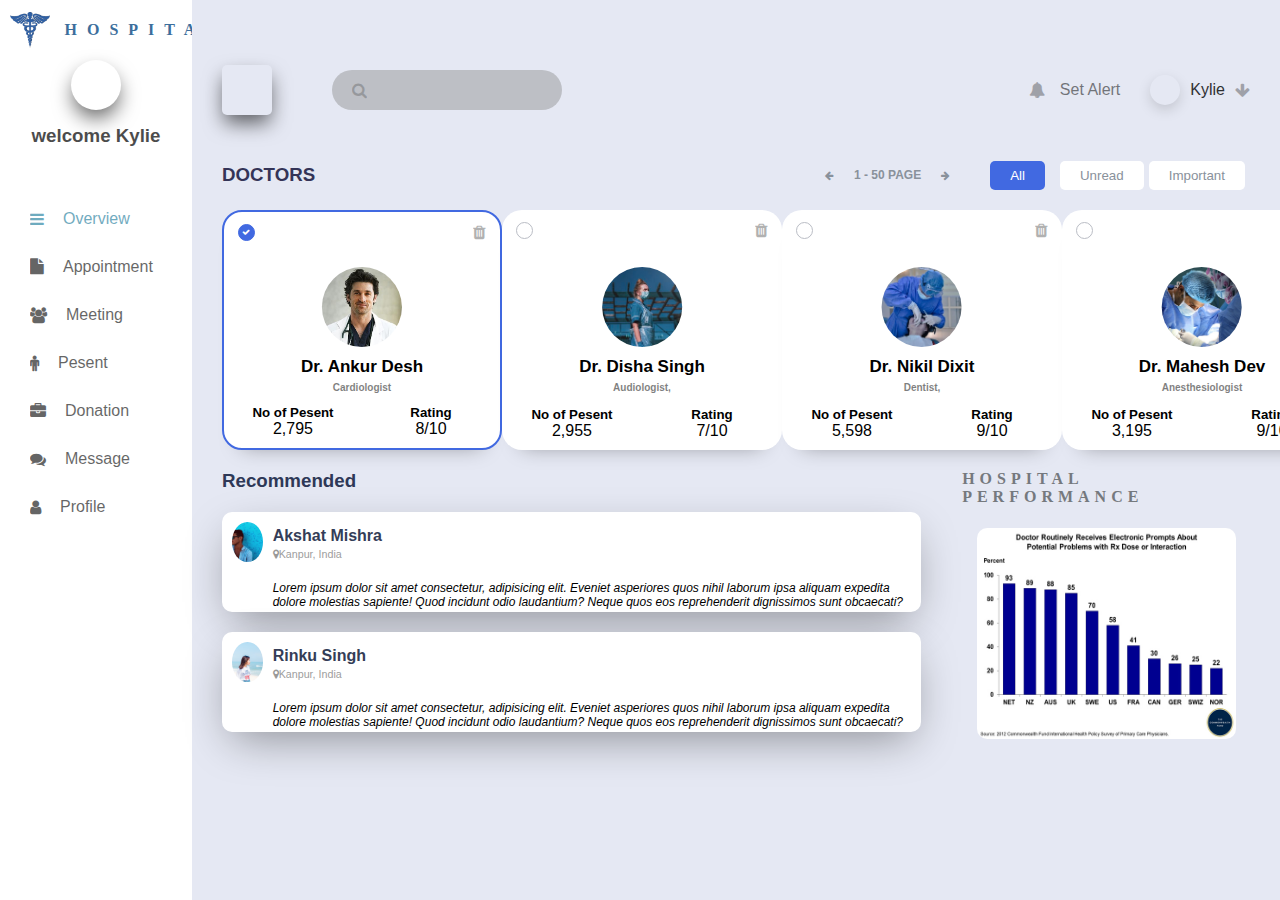
<file: index.html>
<!DOCTYPE html>
<html lang="en">
<head>
    <meta charset="UTF-8">
    <meta name="viewport" content="width=device-width, initial-scale=1.0">
    <link rel="stylesheet" href="https://stackpath.bootstrapcdn.com/font-awesome/4.7.0/css/font-awesome.min.css">
    <link rel="stylesheet" href="style.css">
    <title>Document</title>
</head>
<body>
    <div id="background">
        <div id="left">
            <div id="logoname">
                <img src="logob.png" alt="">
                <h4>HOSPITAL</h4>
            </div>
            <div id="profile">
                <div id="prflimg"></div>
                <h3>welcome Kylie</h3>
            </div>
            <div id="links">
                <div class="link">
                    <i class="fa fa-bars"></i>
                    <p>Overview</p>
                </div>
                <div class="link">
                    <a href="AP.html"><i class="fa fa-file"></i></a>
                    <p><a href="AP.html">Appointment</a> </p>
                </div>
                <div class="link">
                    <i class="fa fa-group"></i>
                    <p>Meeting</p>
                </div>
                <div class="link">
                    <i class="fa fa-male"></i>
                    <p> Pesent</p>
                </div>
                <div class="link">
                    <i class="fa fa-briefcase"></i>
                    <p>Donation </p>
                </div>
                <div class="link">
                    <i class="fa fa-comments"></i>
                    <p>Message</p>
                </div>
                <div class="link">
                    <i class="fa fa-user"></i>
                    <p>Profile</p>
                </div>
            </div>
        </div>
        <div id="right">
            <div id="nav">
                <div id="secleft">
                    <div id="logo"></div>
                    <div id="searchfield">
                        <i class="fa fa-search"></i>
                        <input type="text">
                    </div>
                </div>
                <div id="secright">
                    <div class="opt1">
                        <i class="fa fa-bell"></i>
                        <h4>Set Alert</h4>
                    </div>
                    <div class="opt2">
                        <div id="logimg"></div>
                        <h4>Kylie</h4>
                        <i class="fa fa-arrow-down"></i>
                    </div>
                </div>
            </div><div id="headinghotticket">
                <h3>DOCTORS</h3>
                <div id="tcktright">
                    <i class="fa fa-arrow-left"></i>
                    <p>1 - 50 page</p>
                    <i class="fa fa-arrow-right"></i>
                    <button id="bluebtn">All</button>
                    <button class="whitebtn">Unread</button>
                    <button class="whitebtn">Important</button>
                </div>
            </div>
            <div id="cards">
                <div class="card active">
                    <i id="trash" class="fa fa-trash"></i>
                    <div class="circle bluemrk">
                        <i class="fa fa-check"></i>
                    </div>
                    <div class="dets">
                        <div id="crdimg"></div>
                        <h3> Dr. Ankur Desh</h3>
                        <h5> Cardiologist </h5>
                    </div>
                    <div class="stats">
                        <div class="flwr">
                            <h5>No of Pesent</h5>
                            <p>2,795</p>
                        </div>
                        <div class="flwng">
                            <h5>Rating</h5>
                            <p>8/10</p>
                        </div>
                    </div>
                </div>
                <div class="card">
                    <i id="trash" class="fa fa-trash"></i>
                    <div class="circle"></div>
                    <div class="dets">
                        <div id="crdimga"></div>
                        <h3>Dr. Disha Singh</h3>
                        <h5>Audiologist, </h5>
                    </div>
                    <div class="stats">
                        <div class="flwr">
                            <h5>No of Pesent</h5>
                            <p>2,955</p>
                        </div>
                        <div class="flwng">
                            <h5>Rating</h5>
                            <p>7/10</p>
                        </div>
                    </div>
                </div>
                <div class="card">
                    <i id="trash" class="fa fa-trash"></i>
                    <div class="circle"></div>
                    <div class="dets">
                        <div id="crdimgb"></div>
                        <h3>Dr. Nikil Dixit</h3>
                        <h5> Dentist, </h5>
                    </div>
                    <div class="stats">
                        <div class="flwr">
                            <h5>No of Pesent</h5>
                            <p>5,598</p>
                        </div>
                        <div class="flwng">
                            <h5>Rating</h5>
                            <p>9/10</p>
                        </div>
                    </div>
                </div>
                <div class="card">
                    <i id="trash" class="fa fa-trash"></i>
                    <div class="circle"></div>
                    <div class="dets">
                        <div id="crdimgc"></div>
                        <h3>Dr. Mahesh Dev</h3>
                        <h5> Anesthesiologist </h5>
                    </div>
                    <div class="stats">
                        <div class="flwr">
                            <h5>No of Pesent</h5>
                            <p>3,195</p>
                        </div>
                        <div class="flwng">
                            <h5>Rating</h5>
                            <p>9/10</p>
                        </div>
                    </div>
                </div>
            </div>
            <div id="desc">
                <div id="descleft">
                    <h3>Recommended</h3>
                    <div class="desccard">
                        <div class="descimga"></div>
                        <div class="detailsdesc">
                            <h4>Akshat Mishra</h4>
                            <h6><i class="fa fa-map-marker"></i>Kanpur, India </h6>
                            <p>Lorem ipsum dolor sit amet consectetur, adipisicing elit. Eveniet asperiores quos nihil laborum ipsa aliquam expedita dolore molestias sapiente! Quod incidunt odio laudantium? Neque quos eos reprehenderit dignissimos sunt obcaecati?</p>
                        </div>
                    </div>
                    <div class="desccard">
                        <div class="descimgb"></div>
                        <div class="detailsdesc">
                            <h4>Rinku Singh</h4>
                            <h6><i class="fa fa-map-marker"></i>Kanpur, India </h6>
                            <p>Lorem ipsum dolor sit amet consectetur, adipisicing elit. Eveniet asperiores quos nihil laborum ipsa aliquam expedita dolore molestias sapiente! Quod incidunt odio laudantium? Neque quos eos reprehenderit dignissimos sunt obcaecati?</p>
                        </div>
                    </div>
                </div>
                <div id="descright">
                    <h4>HOSPITAL PERFORMANCE</h4>
                    <img src="gr.jpg" alt="">
                </div>
            </div>
        </div>
    </div>
    
</body>
</html>
</file>
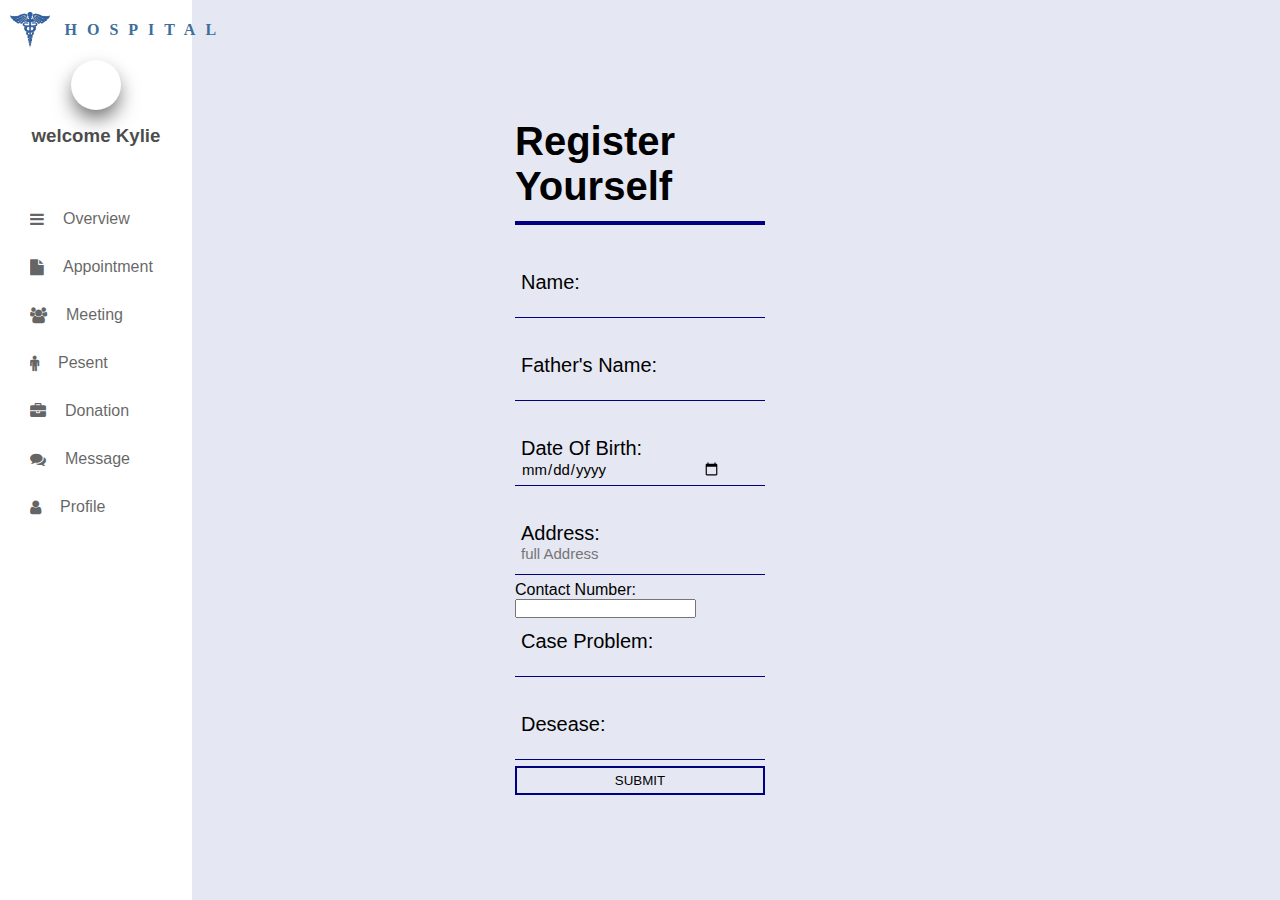
<file: AP.html>
<!DOCTYPE html> 
<html>
  <head>
    <meta charset="utf-8">
    <link rel="stylesheet" href="https://stackpath.bootstrapcdn.com/font-awesome/4.7.0/css/font-awesome.min.css">
    <link rel="stylesheet" href="style.css">
    <title>Appointment</title>
    <link rel="stylesheet" href="formstyle2.css">
    
  </head> 
<body>
  <div id="left">
    <div id="logoname">
        <img src="logob.png" alt="">
        <h4>HOSPITAL</h4>
    </div>
    <div id="profile">
        <div id="prflimg"></div>
        <h3>welcome Kylie</h3>
    </div>
    <div id="links">
        <div class="link">
            <i class="fa fa-bars"></i>
            <p><a href="index.html">Overview</a> </p>
        </div>
        <div class="link">
            <i class="fa fa-file"></i>
            <p><a href="AP.html">Appointment</a> </p>
        </div>
        <div class="link">
            <i class="fa fa-group"></i>
            <p>Meeting</p>
        </div>
        <div class="link">
            <i class="fa fa-male"></i>
            <p> Pesent</p>
        </div>
        <div class="link">
            <i class="fa fa-briefcase"></i>
            <p>Donation </p>
        </div>
        <div class="link">
            <i class="fa fa-comments"></i>
            <p>Message</p>
        </div>
        <div class="link">
            <i class="fa fa-user"></i>
            <p>Profile</p>
        </div>
    </div>
</div>
    <form class="box" action="getdata.php" method="POST"> 
      <h1>Register Yourself</h1>
    
      <div class="textbox">
      Name: <br>
      <input type="text" name="First_name" required> </div>
      <br> 
      <div class="textbox">
      Father's Name: <br>
      <input type="text" name="name" required></div> 
      <br> 
      <div class="textbox">
      Date Of Birth: <br>
      <input type="date" required> </div>
      <br> 
    
    <div class="textbox">
      Address: <br> 
      <input type="text" placeholder="full Address"> <br></div>
    
      Contact Number:<br> 
      <input type="tel" name="number" maxlength="10" > </div>
      <br>
      <div class="textbox">
      Case Problem:<br> 
      <input type="text" name="email_id" maxlength="220" > </div>
      <br> 
      <div class="textbox">
      Desease:<br> 
      <input type="text" name="Number" maxlength="14"></div>  
      <div class="container">
      <button class="btn btn1">SUBMIT </button>

</form>  
  
</body> 
</html>
</file>
<file: style.css>
*{
    margin: 0;
    padding: 0;
    font-family: Arial, Helvetica, sans-serif;
    box-sizing: border-box;
}
html,body{
    width: 100%;
    height: 100%;
}
#background{
    width: 100%;
    height: 100%;
    display: flex;
    background-color:rgb(202, 210, 233);
}
#left{
    width: 15%;
    height: 100%;
    background-color: white;
    padding: 10px 10px;
}
#right{
    width: 85%;
    height: 100%;
    padding: 50px 30px;
    background-color:rgb(229, 232, 243);
}
#logoname{
    display: flex;
    align-items: center;
    width: 100%;
    height: 40px;
    /* background-color: black; */
}
#logoname img{
    width: 40px;
    height: 90%;
    margin-right: 15px;
}
#logoname h4{
    letter-spacing: 10px;
    font-weight: 700;
    font-family: Cambria, Cochin, Georgia, Times, 'Times New Roman', serif;
    color: rgb(60, 110, 156);
}
#profile{
    padding-top: 10px;
    width: 100%;
    height: 120px;
    display: flex;
    flex-direction: column;
    align-items: center;
    background-color: white;
}
#profile h3{
    opacity: .7;
    margin-top: 15px;
    font-weight: 700;
}
#prflimg{
    width: 50px;
    height: 50px;
    background-size: cover;
    background-position: top;
    box-shadow: 0 10px 20px -2px rgba(0, 0, 0, 0.6);
    background-image: url(https://images.unsplash.com/photo-1485043621645-c983f19e23c6?ixlib=rb-1.2.1&ixid=eyJhcHBfaWQiOjEyMDd9&auto=format&fit=crop&w=634&q=80);
    border-radius: 50%;
}
#links{
    width: 100%;
    height: 70%;
    padding: 0 20px;
    margin-top: 40px;
    /* background-color: royalblue; */
}
.link{
    opacity: 0.6;
    margin-bottom: 30px;
    display: flex;
    align-items: center;
}
.link i {
    margin-right: 19px;
    cursor: pointer;
}
.link p{
    font-weight: 500;
    cursor: pointer;
}
.link p a{
    text-decoration: none;
    color: black;

}
.link:nth-child(1){
    color: rgb(14, 116, 150);
}
#nav{
    width: 100%;
    height: 10%;
    display: flex;
    justify-content: space-between;
    align-items: center;
    background-color: transparent;
}
#secleft{
    display: flex;
    align-items: center;
}
#secleft #logo{
    width: 50px;
    height: 50px;
    border-radius: 5px;
    background-size: cover;
    background-position: top;
    box-shadow: 0 10px 20px -2px rgba(0, 0, 0, 0.6);
    background-image: url(https://images.unsplash.com/photo-1485043621645-c983f19e23c6?ixlib=rb-1.2.1&ixid=eyJhcHBfaWQiOjEyMDd9&auto=format&fit=crop&w=634&q=80);
}
#secleft #searchfield {
    margin-left: 60px;
    width: 230px;
    height: 40px;
    border-radius: 100px;
    display: flex;
    align-items: center;
    padding: 0 20px;
    background-color: rgb(189, 191, 197);
}
#searchfield i{
    opacity: 0.2;
}
#searchfield input{
    height: 100%;
    background-color: transparent;
    border: none;
    outline: none;
    padding: 0 10px;
    font-weight: 500;
    opacity: 0.5;
}
#secright{
    display: flex;
}
#secright i{
    opacity: .3;
}
.opt1 {
    display: flex;
    align-items: center;
}
.opt1 i{
    margin-right: 15px;
}
.opt1 h4{
    font-weight: 500;
    opacity: 0.5;
}
#logimg{
    width: 30px;
    height: 30px;
    border-radius: 50% ;
    background-size: cover;
    background-position: top;
    box-shadow: 0 5px 15px -2px rgba(0, 0, 0, 0.2);
    background-image: url(https://images.unsplash.com/photo-1485043621645-c983f19e23c6?ixlib=rb-1.2.1&ixid=eyJhcHBfaWQiOjEyMDd9&auto=format&fit=crop&w=634&q=80);
}
.opt2{
    display: flex;
    align-items: center;
    margin-left: 30px;
}
.opt2 h4{
    opacity: 0.8;
    font-weight: 500;
    margin: 0 10px;
}
#headinghotticket{
    display: flex;
    justify-content: space-between;
    align-items: center;
    width: 100%;
    height: 50px;
    margin-top: 20px;
}
#tcktright{
    display: flex;
    align-items: center;
}
#tcktright i{
    font-size: 10px;
    color: rgb(137, 145, 155);
}
#tcktright p{
    font-size: 12px;
    margin: 0 20px;
    text-transform: uppercase;
    font-weight: 600;
    color: rgb(137, 145, 155)
}
#bluebtn{
    padding: 7px 20px;
    color: white;
    background-color: royalblue;
    margin-left: 40px;
    margin-right: 15px;
    border: none;
    border-radius: 5px;
}
.whitebtn{
    padding: 7px 20px;
    color: rgb(137, 145, 155);
    font-weight: 500;
    background-color: white;
    margin-right: 5px;
    border: none;
    border-radius: 5px;
}
#headinghotticket h3{
    color: rgb(52, 52, 87);
}
#cards{
    min-width: 100%;
    height: 240px;
    display: flex;
    justify-content: space-between;
    /* background-color: saddlebrown; */
    margin-top: 10px;
}
.card{
    position: relative;
    min-width: 280px;
    min-height: 240px;
    border-radius: 20px;
    box-shadow: 0 16px 20px -20px rgba(0, 0, 0, 0.4);
    background-color: white;
}
.active{
    border: 2px solid royalblue;
}
.circle{
    position: absolute;
    top: 5%;
    left: 5%;
    width: 17px;
    height: 17px;
    border-radius: 50%;
    border: 1.3px solid rgb(186, 189, 197);
    background-color: white;
}
.dets{
    display: flex;
    flex-direction: column;
    justify-content: center;
    align-items: center;
    position: absolute;
    top: 50%;
    left: 50%;
    transform: translate(-50%,-50%);
    /* background-color: saddlebrown; */
}
.dets h5{
    font-size: 10px;
    font-weight: 600;
    opacity: .5;
    margin-top: 5px;
}
.dets h3{
    font-size: 17px;
    margin-top: 10px;
}
#crdimg{
    width: 80px;
    height: 80px;
    border-radius: 50%;
    background-size: cover;
    background-position: top;
    background-image: url(dr.jpg);

}
#crdimga{
    width: 80px;
    height: 80px;
    border-radius: 50%;
    background-size: cover;
    background-position: top;
    background-image: url(drnd.jpg);
}
#crdimgb{
    width: 80px;
    height: 80px;
    border-radius: 50%;
    background-size: cover;
    background-position: bottom;
    background-image: url(den.jpg);
}
#crdimgc{
    width: 80px;
    height: 80px;
    border-radius: 50%;
    background-size: cover;
    background-position: top;
    background-image: url(drd.jpg);
}
.stats{
    width: 100%;
    position: absolute;
    display: flex;
    justify-content: space-between;
    bottom: 10px;
}
.stats .flwr{
    width: 50%;
    display: flex;
    flex-direction: column;
    justify-content: center;
    align-items: center;
}
.stats .flwng{
    width: 50%;
    display: flex;
    flex-direction: column;
    justify-content: center;
    align-items: center;
}
.bluemrk{
    display: flex;
    justify-content: center;
    align-items: center;
    background-color: royalblue;
    border-color: royalblue;
}
.bluemrk i{
    font-size: 8px;
    color: white;
}
#trash {
    position: absolute;
    right: 5%;
    top: 5%;
    opacity: .3;
}
#trash:hover{
    color: red;
    opacity: .7;
    cursor: pointer;
}
#desc{
    display: flex;
    justify-content: space-between;
    width: 100%;
    height: 270px;
    margin-top: 20px;
    /* background-color: red; */
}
#descleft{
    width: 68%;
    height: 100%;
    /* background-color: olive; */
}
#descleft h3{
    color: rgb(46, 56, 87);
}
#descright{
    display: flex;
    flex-direction: column;
    align-items: center;
    width: 28%;
    height: 100%;
    /* background-color:orange; */
}
#descright img {
    width: 90%;
    height: 78%;
    margin-top: 22px;
    border-radius: 10px;
}
#descright h4{
    font-family: Cambria, Cochin, Georgia, Times, 'Times New Roman', serif;
    font-weight: 700;
    letter-spacing: 5px;
    color: rgb(117, 121, 126);
}
.desccard{
    width: 100%;
    height: 100px;
    margin-top: 20px;
    border-radius: 10px;
    padding: 10px;
    background-color: white;
    box-shadow: 0 15px 45px -10px  rgba(0, 0, 0, 0.4);
    display: flex;
}
.descimga{
    width: 60px;
    height: 40px;
    background-size: cover;
    background-position: center;
    background-image: url(karina-lago-G7Y2mEMcsvI-unsplash.jpg);
    border-radius: 50%;
}
.descimgb{
    width: 60px;
    height: 40px;
    background-size: cover;
    background-position: center;
    background-image: url(quynh-anna-RSr-ZbvFbSY-unsplash.jpg);
    border-radius: 50%;
}
.detailsdesc{
    margin-top: 5px;
    margin-left: 10px;
}
.detailsdesc h4{
    color: rgb(52, 61, 87);
}
.detailsdesc h6{
    margin-top: 3px;
    opacity: .4;
    font-weight: 500;
}
.detailsdesc p{
    font-size: 12px;
    margin-top: 20px;
    font-style: italic;
}
.link a {
    text-decoration: none;
    color: black;
}













@media(max-width: 500px){
    #left{
        padding: 10px 0px;
        padding-top: 15px;
    }
    #logoname{
        flex-direction: column;
        align-items: center;
    }
    #logoname img{
        width: 20px;
        height: 50%;
        margin-right: 5px;
    }
    #logoname h4 {
        letter-spacing: 0;
        font-size: 10px;
        padding-top: 5px;
    }
    #profile {
        padding: 5px;
    }
    #profile h3{
        font-size: 10px;
    }
    #prflimg {
        width: 30px;
        height: 30px;
        box-shadow: 0 5px 15px -2px rgba(0, 0, 0, 0.6);
        padding-top: 15px;
    }
    .link p{
        display: none;
    }
    #right{
        padding: 0px 5px;
        background-color:rgb(229, 232, 243);
    }
    #secleft #logo{
        width: 30px;
        height: 30px;
        box-shadow: 0 5px 15px -2px rgba(0, 0, 0, 0.6);
    }
    #secleft #searchfield {
        margin-left: 60px;
        width: 110px;
        height: 20px;
        padding: 0 5px;
        overflow: scroll;
    }
    #searchfield::-webkit-scrollbar{
        display: none;
    }
    #searchfield::-webkit-scrollbar-track{
        display: none;
    }
    #searchfield i{
        font-size: 12px;
    }
    #secright i{
        font-size: 12px;
    }
    .opt1 i{
        margin-right: 10px;
    }
    .opt1 h4{
        font-size: 10px;
        font-weight: 800;
    }
    .opt2{
        display: none;
    }
    #headinghotticket{
        height: 20px;
        margin-top: 5px;
    }
    #tcktright i{
        font-size: 7px;
    }
    #tcktright p{
        font-size: 9px;
        margin: 0 5px;
    }
    #headinghotticket h3{
        font-size: 13px;
        margin-right: 10px;
    }
    #bluebtn{
        padding: 3px 10px;
        margin-left: 20px;
        margin-right: 15px;
        font-size: 9px;
    }
    .whitebtn{
        padding: 3px 9px;
        font-size: 9px;
    }
    #cards{
        width: 295px;
        height: 170px;
        /* background-color: saddlebrown; */
        margin-top: 10px;
        overflow: auto;
    }
    #cards::-webkit-scrollbar{
        background: transparent;
    }
    #cards::-webkit-scrollbar-track{
        background: transparent;
    }
    .card{
        min-width: 200px;
        min-height: 140px;
        margin-left: 40px;
    }
    .circle{
        width: 13px;
        height: 13px;
    }
    .dets{
        top: 40%;
    }
    .dets h5{
        font-size: 7px;
    }
    .dets h3{
        font-size: 12px;
    }
    #crdimg{
        width: 50px;
        height: 50px;
    }
    #crdimga{
        width: 50px;
        height: 50px;
    }
    #crdimgb{
        width: 50px;
        height: 50px;
    }
    #crdimgc{
        width: 50px;
        height: 50px;
    }
    .bluemrk i{
        font-size: 6px;
    }
    #trash {
        font-size: 13px;
    }
    .stats .flwr h5{
        font-size: 12px;
    }
    .stats .flwng p {
        font-size: 10px;
    }
    .stats .flwr p{
        font-size: 10px;
    }
    .stats .flwng h5 {
        font-size: 12px;
    }
    #descleft h3{
        font-size: 15px;
    }
    #desc{
        display: flex;
        flex-direction: column;
        justify-content: space-between;
        margin-top: 7px;
        /* background-color: red; */
    }
    #descleft{
        width: 100%;
        height: 100%;
        /* background-color: olive; */
    }
    .desccard{
        width: 100%;
        height: 70px;
        margin-top: 10px;
        padding: 5px;
    }
    .descimga{
        width: 70px;
        height: 20px;
    }
    .descimgb{
        width: 70px;
        height: 20px;
    }
    .detailsdesc{
        margin-top: 5px;
        margin-left: 10px;
    }
    .detailsdesc h4{
        font-size: 10px;
        margin-top: 1px;
    }
    .detailsdesc h6{
        margin-top: 2px;
        font-size: 7px;
    }
    .detailsdesc p{
        font-size: 8px;
        margin-top: 4px;
    }
    .detailsdesc{
        margin-top: 1px;
        margin-left: 5px;
    }
    #descright img {
        width: 180px;
        height: 130px;
        margin-top: 5px;
        margin-left: 200px;
    }
    #descright h4{
        font-size: 10px;
        letter-spacing: 2px;
    }
    #descright{
        margin: 10px 5px;
    }
}
</file>
<file: formstyle2.css>
body{
    font-family: -apple-system, BlinkMacSystemFont, 'Segoe UI', Roboto, Oxygen, Ubuntu, Cantarell, 'Open Sans', 'Helvetica Neue', sans-serif;
    background-color:rgb(229, 232, 243);
}
a:link{
    color: navy;
    background-color: transparent;
    text-decoration: none;
}
.box{
    margin-top: 0.1%;
    width: 250px;
    position: absolute;
    top: 50%;
    left: 50%;
    transform: translate(-50%, -50%);
    color: black;
}
.box h1{
    float: left;
    font-size: 40px;
    border-bottom: 4px solid navy;
    margin-bottom: 40px;
    padding: 12px 0;
}
.textbox{
    width: 100%;
    overflow: hidden;
    font-size: 20px;
    padding: 6px;
    margin: 6px;
    margin-left: 0px;
    border-bottom: 1px solid navy;
}
.textbox input{
    outline: none;
    border: none;
    background: none;
    color: black   ;
    font-size: 15px;
    width: 200px;
    float: left;
}
.btn{
    width: 100%;
    background: none;
    border: 2px solid navy;
    color: black;
    padding: 5px;
    transition: 0.5s;
    position: relative;
    overflow: hidden;
}
.btn:hover{
    color: #FFFFFF;
    background-color: rgb(75, 99, 129);
    transition: 0.5s;
}
#left{
    width: 15%;
    height: 100%;
    background-color: white;
    padding: 10px 10px;
}
#logoname{
    display: flex;
    align-items: center;
    width: 100%;
    height: 40px;
    /* background-color: black; */
}
#logoname img{
    width: 40px;
    height: 90%;
    margin-right: 15px;
}
#logoname h4{
    letter-spacing: 10px;
    font-weight: 700;
    font-family: Cambria, Cochin, Georgia, Times, 'Times New Roman', serif;
    color: rgb(60, 110, 156);
}
#profile{
    padding-top: 10px;
    width: 100%;
    height: 120px;
    display: flex;
    flex-direction: column;
    align-items: center;
    background-color: white;
}
#profile h3{
    opacity: .7;
    margin-top: 15px;
    font-weight: 700;
}
#prflimg{
    width: 50px;
    height: 50px;
    background-size: cover;
    background-position: top;
    box-shadow: 0 10px 20px -2px rgba(0, 0, 0, 0.6);
    background-image: url(https://images.unsplash.com/photo-1485043621645-c983f19e23c6?ixlib=rb-1.2.1&ixid=eyJhcHBfaWQiOjEyMDd9&auto=format&fit=crop&w=634&q=80);
    border-radius: 50%;
}
#links{
    width: 100%;
    height: 70%;
    padding: 0 20px;
    margin-top: 40px;
    /* background-color: royalblue; */
}
.link{
    opacity: 0.6;
    margin-bottom: 30px;
    display: flex;
    align-items: center;
}
.link i {
    margin-right: 19px;
    cursor: pointer;
    color: black;
}
.link p{
    font-weight: 500;
    cursor: pointer;
}
.link p a{
    text-decoration: none;
}
</file>
